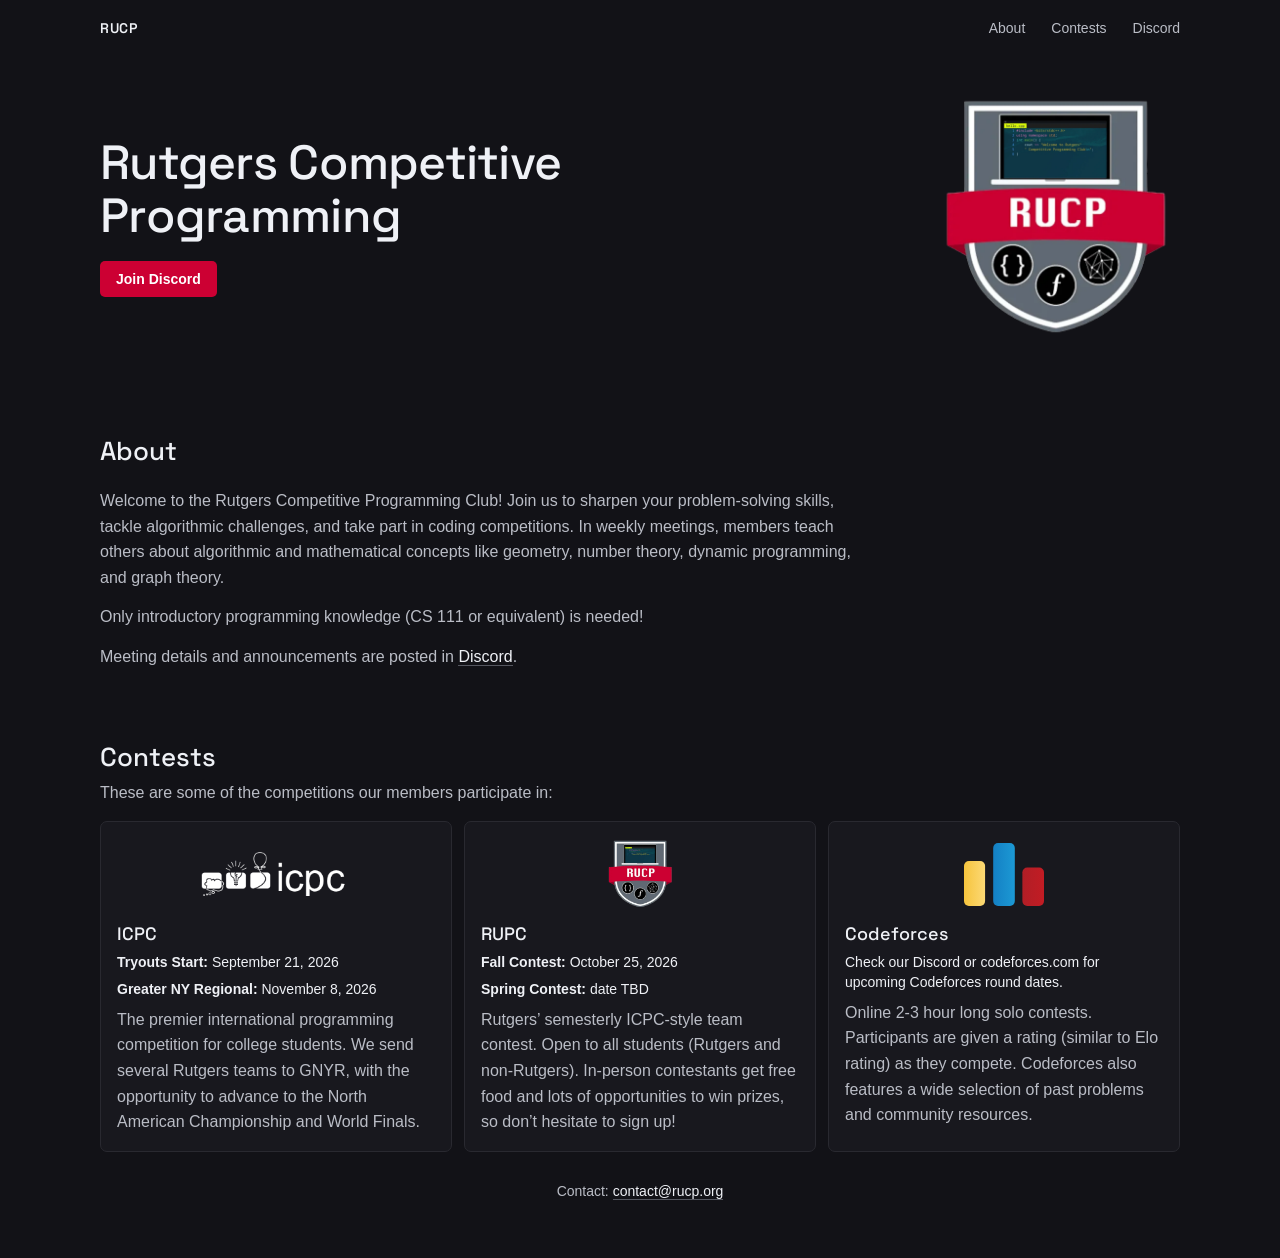
<file: index.html>
<!doctype html>
<html lang="en">
	<head>
		<meta charset="UTF-8" />
		<meta name="viewport" content="width=device-width, initial-scale=1.0" />
		<meta name="theme-color" content="#121217" />
		<meta
			name="description"
			content="Rutgers Competitive Programming is the competitive programming club at Rutgers University."
		/>
		<title>Rutgers Competitive Programming</title>
		<link rel="preconnect" href="https://fonts.googleapis.com" />
		<link rel="preconnect" href="https://fonts.gstatic.com" crossorigin />
		<link
			href="https://fonts.googleapis.com/css2?family=Space+Grotesk:wght@400;500;600&display=swap"
			rel="stylesheet"
		/>
		<link rel="stylesheet" href="styles.css" />
	</head>
	<body>
		<a class="skip-link" href="#about">Skip to content</a>

		<header>
			<div class="header-inner">
				<a class="brand" href="#home">RUCP</a>
				<nav aria-label="Main navigation">
					<a href="#about">About</a>
					<a href="#contests">Contests</a>
					<a
						href="https://discord.gg/8FFPUr2ESP"
						target="_blank"
						rel="noreferrer"
						>Discord</a
					>
				</nav>
			</div>
		</header>

		<main>
			<section class="hero" id="home">
				<div class="hero-inner">
					<div class="hero-copy">
						<h1>Rutgers Competitive Programming</h1>
						<a
							class="button"
							href="https://discord.gg/8FFPUr2ESP"
							target="_blank"
							rel="noreferrer"
							>Join Discord</a
						>
					</div>
					<img class="hero-logo" src="assets/logo.webp" alt="RUCP logo" />
				</div>
			</section>

			<section class="about" id="about">
				<div class="content">
					<h2>About</h2>
					<p>
						Welcome to the Rutgers Competitive Programming Club! Join us to
						sharpen your problem-solving skills, tackle algorithmic challenges,
						and take part in coding competitions. In weekly meetings, members
						teach others about algorithmic and mathematical concepts like
						geometry, number theory, dynamic programming, and graph theory.
					</p>
					<p>
						Only introductory programming knowledge (CS 111 or equivalent) is
						needed!
					</p>
					<p>
						Meeting details and announcements are posted in
						<a
							class="text-link"
							href="https://discord.gg/8FFPUr2ESP"
							target="_blank"
							rel="noreferrer"
							>Discord</a
						>.
					</p>
				</div>
			</section>

			<section class="contests" id="contests">
				<div class="content">
					<h2>Contests</h2>
					<p class="contest-intro">
						These are some of the competitions our members participate in:
					</p>
					<div class="contest-list">
						<a
							class="contest-tile"
							href="https://gny.na.icpc.global"
							target="_blank"
							rel="noreferrer"
						>
							<span class="contest-logo"
								><img
									class="icpc-logo"
									src="assets/icpc-logo.png"
									alt="ICPC logo"
							/></span>
							<h3>ICPC</h3>
							<p>
								<strong>Tryouts Start:</strong>
								<time datetime="2026-09-21">September 21, 2026</time>
							</p>
							<p>
								<strong>Greater NY Regional:</strong>
								<time datetime="2026-11-08">November 8, 2026</time>
							</p>
							<p class="contest-description">
								The premier international programming competition for college
								students. We send several Rutgers teams to GNYR, with the
								opportunity to advance to the North American Championship and
								World Finals.
							</p>
						</a>
						<a
							class="contest-tile"
							href="https://contest.rucp.org"
							target="_blank"
							rel="noreferrer"
						>
							<span class="contest-logo"
								><img class="rupc-logo" src="assets/logo.webp" alt="RUCP logo"
							/></span>
							<h3>RUPC</h3>
							<p>
								<strong>Fall Contest:</strong>
								<time datetime="2026-10-25">October 25, 2026</time>
							</p>
							<p><strong>Spring Contest:</strong> date TBD</p>
							<p class="contest-description">
								Rutgers&rsquo; semesterly ICPC-style team contest. Open to all
								students (Rutgers and non-Rutgers). In-person contestants get
								free food and lots of opportunities to win prizes, so
								don&rsquo;t hesitate to sign up!
							</p>
						</a>
						<a
							class="contest-tile"
							href="https://codeforces.com/contests"
							target="_blank"
							rel="noreferrer"
						>
							<span class="contest-logo"
								><img
									class="codeforces-logo"
									src="assets/codeforces-bars.svg"
									alt="Codeforces logo"
							/></span>
							<h3>Codeforces</h3>
							<p>
								Check our Discord or codeforces.com for upcoming Codeforces
								round dates.
							</p>
							<p class="contest-description">
								Online 2-3 hour long solo contests. Participants are given a
								rating (similar to Elo rating) as they compete. Codeforces also
								features a wide selection of past problems and community
								resources.
							</p>
						</a>
					</div>
					<p class="contact-email">
						Contact:
						<a class="text-link" href="mailto:contact@rucp.org">contact@rucp.org</a>
					</p>
				</div>
			</section>
		</main>
	</body>
</html>
</file>
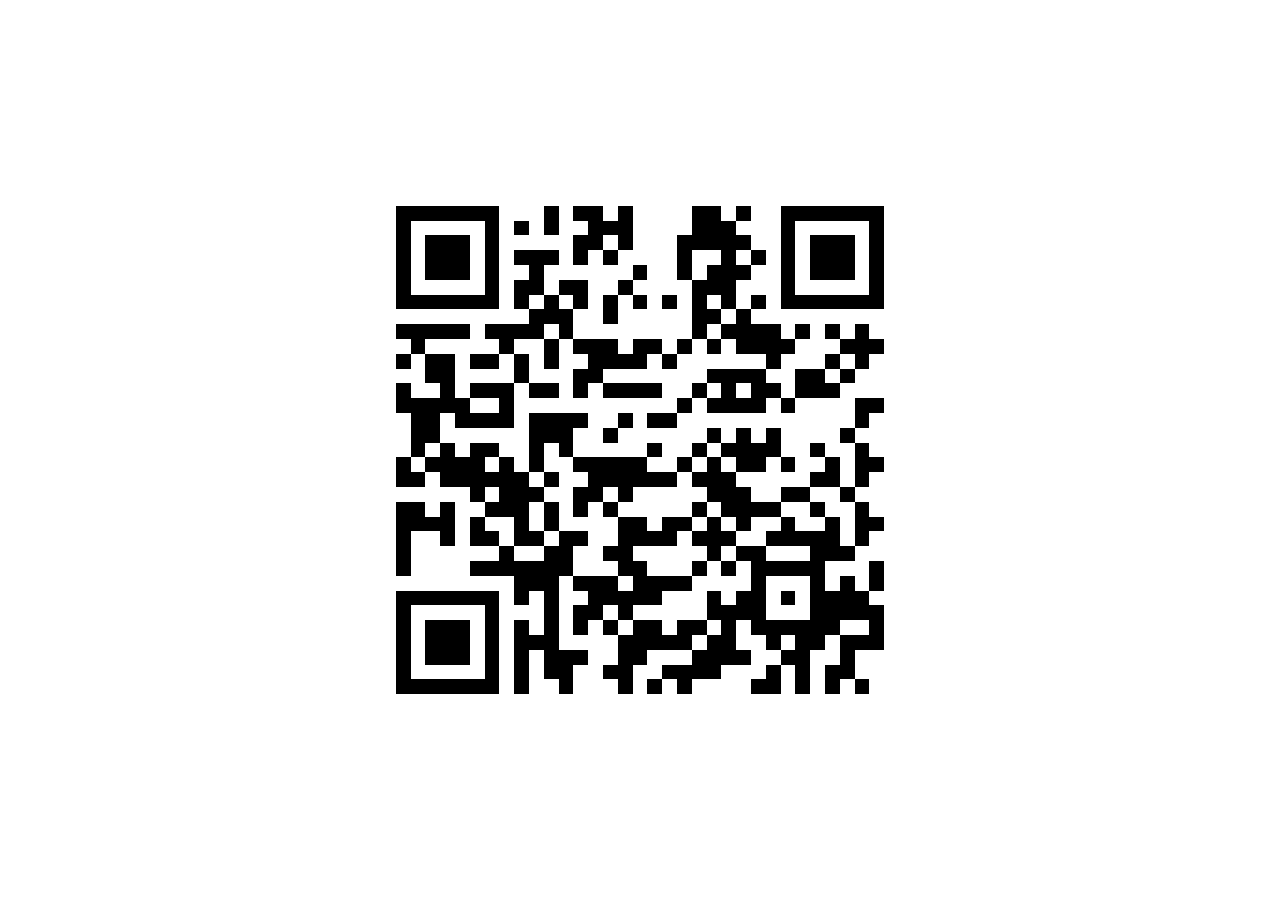
<file: qr/index.html>
<!doctype html>
<html lang="en">
	<head>
		<meta charset="UTF-8" />
		<meta name="viewport" content="width=device-width, initial-scale=1.0" />
		<title>RUCP Attendance QR Code</title>
		<style>
			body {
				margin: 0;
				min-height: 100vh;
				min-height: 100dvh;
				display: grid;
				place-items: center;
				background: white;
			}

			img {
				display: block;
				width: min(100vw, 100vh, 740px);
				width: min(100vw, 100dvh, 740px);
				height: auto;
				image-rendering: pixelated;
			}
		</style>
	</head>
	<body>
		<a href="https://rucp.org/attendance">
			<img
				src="attendance.png"
				width="200"
				height="200"
				alt="RUCP attendance QR code"
			/>
		</a>
	</body>
</html>
</file>
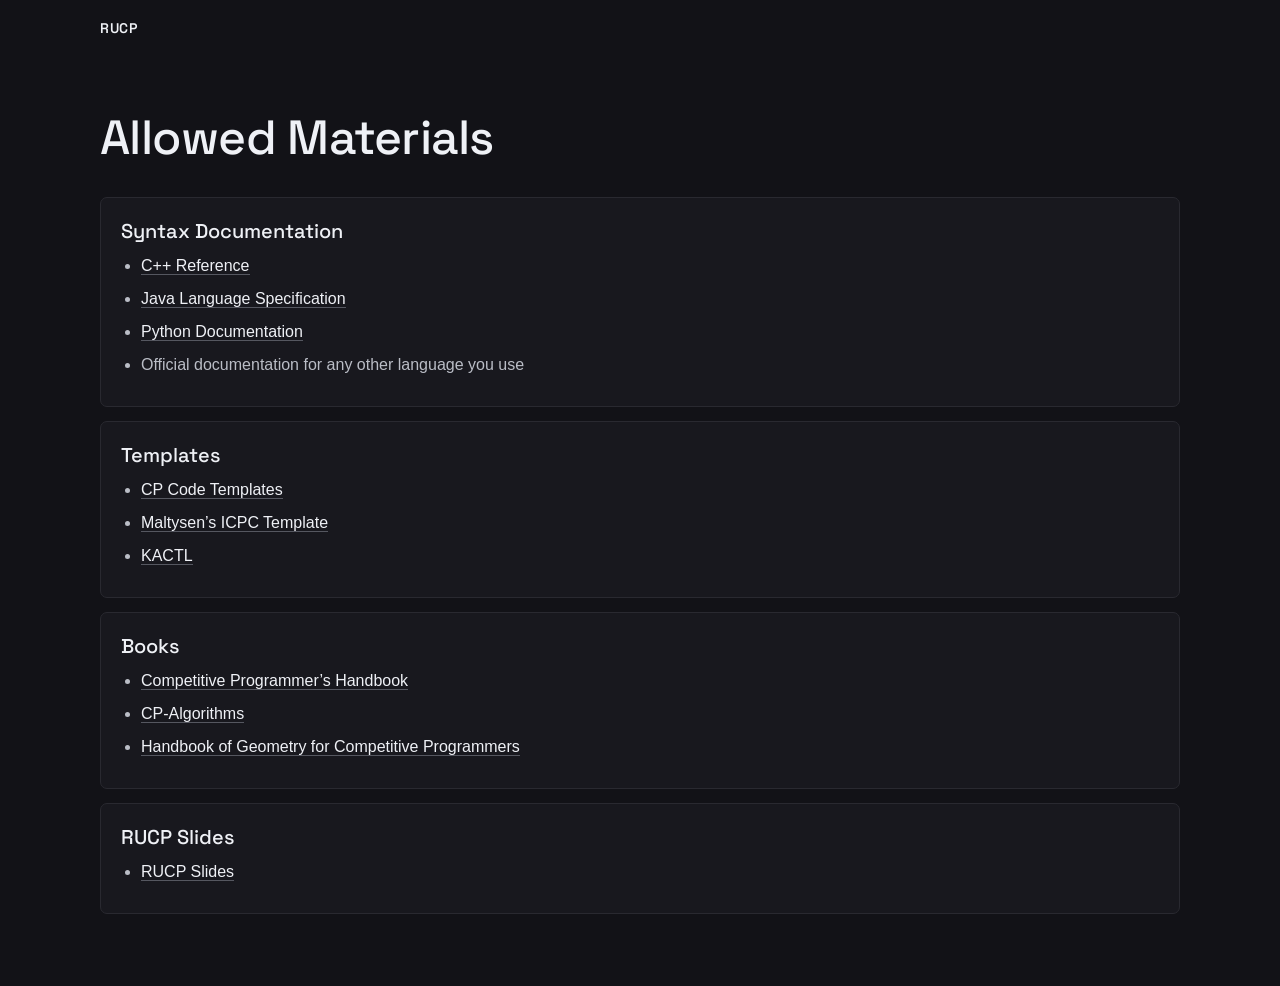
<file: references/index.html>
<!doctype html>
<html lang="en">
	<head>
		<meta charset="UTF-8" />
		<meta name="viewport" content="width=device-width, initial-scale=1.0" />
		<meta name="theme-color" content="#121217" />
		<meta
			name="description"
			content="Reference materials allowed during Rutgers Competitive Programming tryouts."
		/>
		<title>Tryout References | Rutgers Competitive Programming</title>
		<link rel="preconnect" href="https://fonts.googleapis.com" />
		<link rel="preconnect" href="https://fonts.gstatic.com" crossorigin />
		<link
			href="https://fonts.googleapis.com/css2?family=Space+Grotesk:wght@400;500;600&display=swap"
			rel="stylesheet"
		/>
		<link rel="stylesheet" href="../styles.css" />
	</head>
	<body>
		<a class="skip-link" href="#references">Skip to content</a>

		<header>
			<div class="header-inner">
				<a class="brand" href="/">RUCP</a>
			</div>
		</header>

		<main class="references-main" id="references">
			<div class="content">
				<div class="references-intro">
					<h1>Allowed Materials</h1>
				</div>

				<div class="reference-list">
					<section class="reference-group">
						<h2>Syntax Documentation</h2>
						<ul class="reference-links">
							<li>
								<a href="https://en.cppreference.com/w/" target="_blank" rel="noreferrer"
									>C++ Reference</a
								>
							</li>
							<li>
								<a href="https://docs.oracle.com/javase/specs/" target="_blank" rel="noreferrer"
									>Java Language Specification</a
								>
							</li>
							<li>
								<a href="https://docs.python.org/3/" target="_blank" rel="noreferrer"
									>Python Documentation</a
								>
							</li>
							<li>Official documentation for any other language you use</li>
						</ul>
					</section>

					<section class="reference-group">
						<h2>Templates</h2>
						<ul class="reference-links">
							<li>
								<a href="https://github.com/joedurie/cp-code-templates" target="_blank" rel="noreferrer"
									>CP Code Templates</a
								>
							</li>
							<li>
								<a href="https://gist.github.com/Maltysen/b7c52aa834fcd11262851a698cfb147c" target="_blank" rel="noreferrer"
									>Maltysen&rsquo;s ICPC Template</a
								>
							</li>
							<li>
								<a href="https://github.com/kth-competitive-programming/kactl" target="_blank" rel="noreferrer"
									>KACTL</a
								>
							</li>
						</ul>
					</section>

					<section class="reference-group">
						<h2>Books</h2>
						<ul class="reference-links">
							<li>
								<a href="https://cses.fi/book/book.pdf" target="_blank" rel="noreferrer"
									>Competitive Programmer&rsquo;s Handbook</a
								>
							</li>
							<li>
								<a href="https://cp-algorithms.com/" target="_blank" rel="noreferrer"
									>CP-Algorithms</a
								>
							</li>
							<li>
								<a href="https://victorlecomte.com/cp-geo.pdf" target="_blank" rel="noreferrer"
									>Handbook of Geometry for Competitive Programmers</a
								>
							</li>
						</ul>
					</section>

					<section class="reference-group">
						<h2>RUCP Slides</h2>
						<ul class="reference-links">
							<li>
								<a
									href="https://drive.google.com/drive/folders/1a7Zm-U-7njDR4v0z7eOc1ACsnczadEcu?usp=sharing"
									target="_blank"
									rel="noreferrer"
									>RUCP Slides</a
								>
							</li>
						</ul>
					</section>
				</div>
			</div>
		</main>
	</body>
</html>
</file>
<file: styles.css>
:root {
  --dark: #121217;
  --text: #babdc6;
  --heading: #eff1f6;
  --scarlet: #cc0033;
  --display: 'Space Grotesk', Arial, sans-serif;
  --body: Arial, Helvetica, sans-serif;
}

* {
  box-sizing: border-box;
}

html {
  scroll-behavior: smooth;
}

body {
  margin: 0;
  color: var(--text);
  background: var(--dark);
  font-family: var(--body);
  -webkit-font-smoothing: antialiased;
}

a {
  color: inherit;
  text-decoration: none;
}

.skip-link {
  position: fixed;
  top: 10px;
  left: 10px;
  z-index: 10;
  padding: 8px 12px;
  color: var(--dark);
  background: var(--heading);
  transform: translateY(-150%);
}

.skip-link:focus {
  transform: translateY(0);
}

.header-inner,
.hero-inner,
.content {
  width: min(1080px, calc(100% - 64px));
  margin: 0 auto;
}

.header-inner {
  height: 56px;
  display: flex;
  align-items: center;
  justify-content: space-between;
}

.brand {
  color: var(--heading);
  font-family: var(--display);
  font-size: 14px;
  font-weight: 600;
  letter-spacing: 0.04em;
}

nav {
  display: flex;
  gap: 26px;
  font-size: 14px;
}

nav a:hover,
nav a:focus-visible {
  color: var(--heading);
}

.hero-inner {
  min-height: 300px;
  padding: 36px 0 44px;
  display: grid;
  grid-template-columns: minmax(0, 1fr) 250px;
  align-items: center;
  gap: 40px;
}

h1,
h2 {
  margin: 0;
  color: var(--heading);
  font-family: var(--display);
  font-weight: 500;
}

.references-main {
  padding: 56px 0 72px;
}

.references-intro {
  margin-bottom: 32px;
}

.reference-list {
  display: grid;
  gap: 14px;
}

.reference-group {
  padding: 20px;
  background: #18181e;
  border: 1px solid #292930;
  border-radius: 7px;
}

.reference-group h2 {
  margin-bottom: 10px;
  font-size: 20px;
}

.reference-links {
  margin: 0;
  padding-left: 20px;
}

.reference-links li {
  margin: 9px 0;
  line-height: 1.5;
}

.reference-links a {
  color: var(--heading);
  border-bottom: 1px solid #555760;
}

.reference-links a:hover,
.reference-links a:focus-visible {
  color: var(--scarlet);
  border-color: var(--scarlet);
}

h1 {
  max-width: 720px;
  font-size: 48px;
  line-height: 1.1;
  letter-spacing: -0.015em;
}

.button {
  width: fit-content;
  margin-top: 18px;
  padding: 10px 16px;
  display: flex;
  align-items: center;
  justify-content: center;
  color: white;
  background: var(--scarlet);
  border-radius: 5px;
  font-size: 14px;
  font-weight: 600;
}

.button:hover,
.button:focus-visible {
  background: #eb174c;
}

.hero-logo {
  width: 250px;
  height: 250px;
  display: block;
  object-fit: contain;
}

.about {
  padding: 48px 0 56px;
}

.contests {
  padding: 0 0 56px;
}

h2 {
  margin-bottom: 20px;
  font-size: 26px;
}

.content p {
  max-width: 760px;
  margin: 0 0 14px;
  color: var(--text);
  font-size: 16px;
  line-height: 1.6;
}

.contests h2 {
  margin-bottom: 6px;
}

.content .contest-intro {
  margin-bottom: 16px;
}

.contest-list {
  max-width: 1080px;
  display: grid;
  grid-template-columns: repeat(3, minmax(0, 1fr));
  gap: 12px;
}

.contest-tile {
  min-width: 0;
  padding: 16px;
  background: #18181e;
  border: 1px solid #292930;
  border-radius: 7px;
}

.contest-logo {
  height: 72px;
  display: flex;
  align-items: center;
  justify-content: center;
}

.contest-logo img {
  display: block;
  object-fit: contain;
}

.icpc-logo {
  width: 150px;
  max-width: 100%;
}

.rupc-logo {
  width: 72px;
  height: 72px;
}

.codeforces-logo {
  width: 80px;
  max-width: 100%;
  height: 63px;
}

.contest-list h3 {
  margin: 12px 0 5px;
  color: var(--heading);
  font-family: var(--display);
  font-size: 18px;
  font-weight: 500;
}

.contest-tile:hover h3,
.contest-tile:focus-visible h3 {
  color: var(--scarlet);
}

.contest-list p {
  margin: 7px 0 0;
  color: var(--heading);
  font-size: 14px;
  line-height: 1.45;
}

.contest-list p.contest-description {
  color: var(--text);
  font-size: 16px;
  line-height: 1.6;
}

.contest-list time {
  color: inherit;
  font-size: inherit;
}

.content .contact-email {
  max-width: none;
  margin: 28px 0 0;
  text-align: center;
  font-size: 14px;
}

.text-link {
  color: var(--heading);
  border-bottom: 1px solid #555760;
}

.text-link:hover,
.text-link:focus-visible {
  color: var(--scarlet);
  border-color: var(--scarlet);
}

@media (max-width: 760px) {
  .hero-inner {
    grid-template-columns: 1fr;
    gap: 35px;
  }

  .hero-logo {
    width: 150px;
    height: 150px;
  }
}

@media (max-width: 900px) {
  .contest-list {
    grid-template-columns: repeat(2, minmax(0, 1fr));
  }
}

@media (max-width: 560px) {
  .header-inner,
  .hero-inner,
  .content {
    width: calc(100% - 40px);
  }

  .hero-inner {
    min-height: 280px;
    padding: 32px 0 40px;
  }

  h1 {
    font-size: 40px;
  }

  .references-main {
    padding: 44px 0 56px;
  }

  .about {
    padding: 44px 0 50px;
  }

  .contests {
    padding-bottom: 50px;
  }

  .contest-list {
    grid-template-columns: 1fr;
  }
}
</file>
